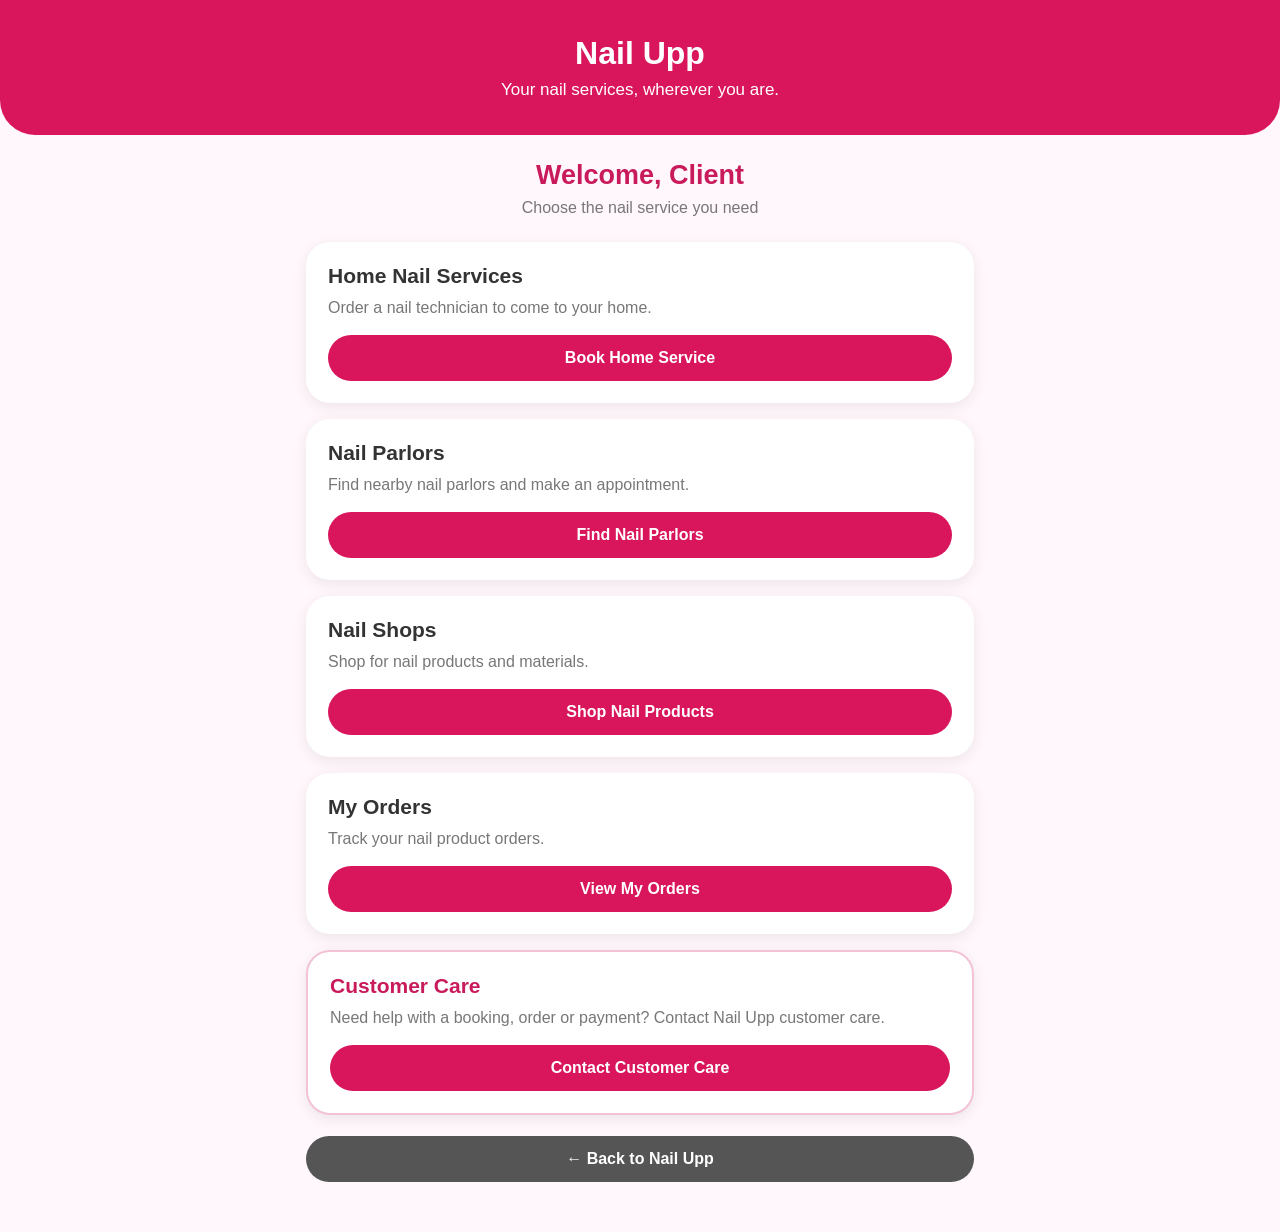
<file: client.html>
<!DOCTYPE html>
<html lang="en">
<head>
<meta charset="UTF-8">
<meta name="viewport" content="width=device-width, initial-scale=1.0">

<title>Nail Upp - Client</title>

<style>
*{
  box-sizing:border-box;
  margin:0;
  padding:0;
}

body{
  font-family:Arial,sans-serif;
  background:#fff7fb;
  color:#333;
}

header{
  background:#d9165b;
  color:white;
  text-align:center;
  padding:35px 20px;
  border-radius:0 0 35px 35px;
}

header h1{
  font-size:32px;
  margin-bottom:8px;
}

header p{
  font-size:17px;
}

.container{
  max-width:700px;
  margin:auto;
  padding:25px 16px 50px;
}

h2{
  text-align:center;
  color:#c91b5b;
  margin-bottom:8px;
  font-size:27px;
}

.subtitle{
  text-align:center;
  color:#777;
  margin-bottom:25px;
  font-size:16px;
}

.card{
  background:white;
  padding:22px;
  border-radius:24px;
  margin-bottom:16px;
  box-shadow:0 4px 15px rgba(0,0,0,0.08);
}

.card h3{
  color:#333;
  font-size:21px;
  margin-bottom:8px;
}

.card p{
  color:#777;
  line-height:1.5;
  margin-bottom:15px;
}

button{
  width:100%;
  border:none;
  border-radius:25px;
  padding:14px;
  background:#d9165b;
  color:white;
  font-size:16px;
  font-weight:bold;
}

button:active{
  transform:scale(.98);
}

.care{
  border:2px solid #f3c2d5;
}

.care h3{
  color:#c91b5b;
}

.gray{
  background:#555;
  margin-top:5px;
}
</style>
</head>

<body>

<header>
  <h1>Nail Upp</h1>
  <p>Your nail services, wherever you are.</p>
</header>

<div class="container">

<h2>Welcome, Client</h2>

<p class="subtitle">
Choose the nail service you need
</p>

<div class="card">
  <h3>Home Nail Services</h3>
  <p>
    Order a nail technician to come to your home.
  </p>

  <button onclick="openHomeService()">
    Book Home Service
  </button>
</div>

<div class="card">
  <h3>Nail Parlors</h3>
  <p>
    Find nearby nail parlors and make an appointment.
  </p>

  <button onclick="openParlors()">
    Find Nail Parlors
  </button>
</div>

<div class="card">
  <h3>Nail Shops</h3>
  <p>
    Shop for nail products and materials.
  </p>

  <button onclick="openShops()">
    Shop Nail Products
  </button>
</div>

<div class="card">
  <h3>My Orders</h3>
  <p>
    Track your nail product orders.
  </p>

  <button onclick="openOrders()">
    View My Orders
  </button>
</div>

<div class="card care">
  <h3>Customer Care</h3>
  <p>
    Need help with a booking, order or payment?
    Contact Nail Upp customer care.
  </p>

  <button onclick="customerCare()">
    Contact Customer Care
  </button>
</div>

<button class="gray" onclick="goHome()">
  ← Back to Nail Upp
</button>

</div>

<script>

function openHomeService(){
  window.location.href="home-service.html";
}

function openParlors(){
  window.location.href="parlor.html";
}

function openShops(){
  window.location.href="shops.html";
}

function openOrders(){
  window.location.href="my-orders.html";
}

function customerCare(){
  alert(
    "Nail Upp Customer Care\n\n" +
    "We are here to help you with bookings, orders and payments.\n\n" +
    "Please contact Nail Upp Customer Care."
  );
}

function goHome(){
  window.location.href="index.html";
}

</script>

</body>
</html>
</file>
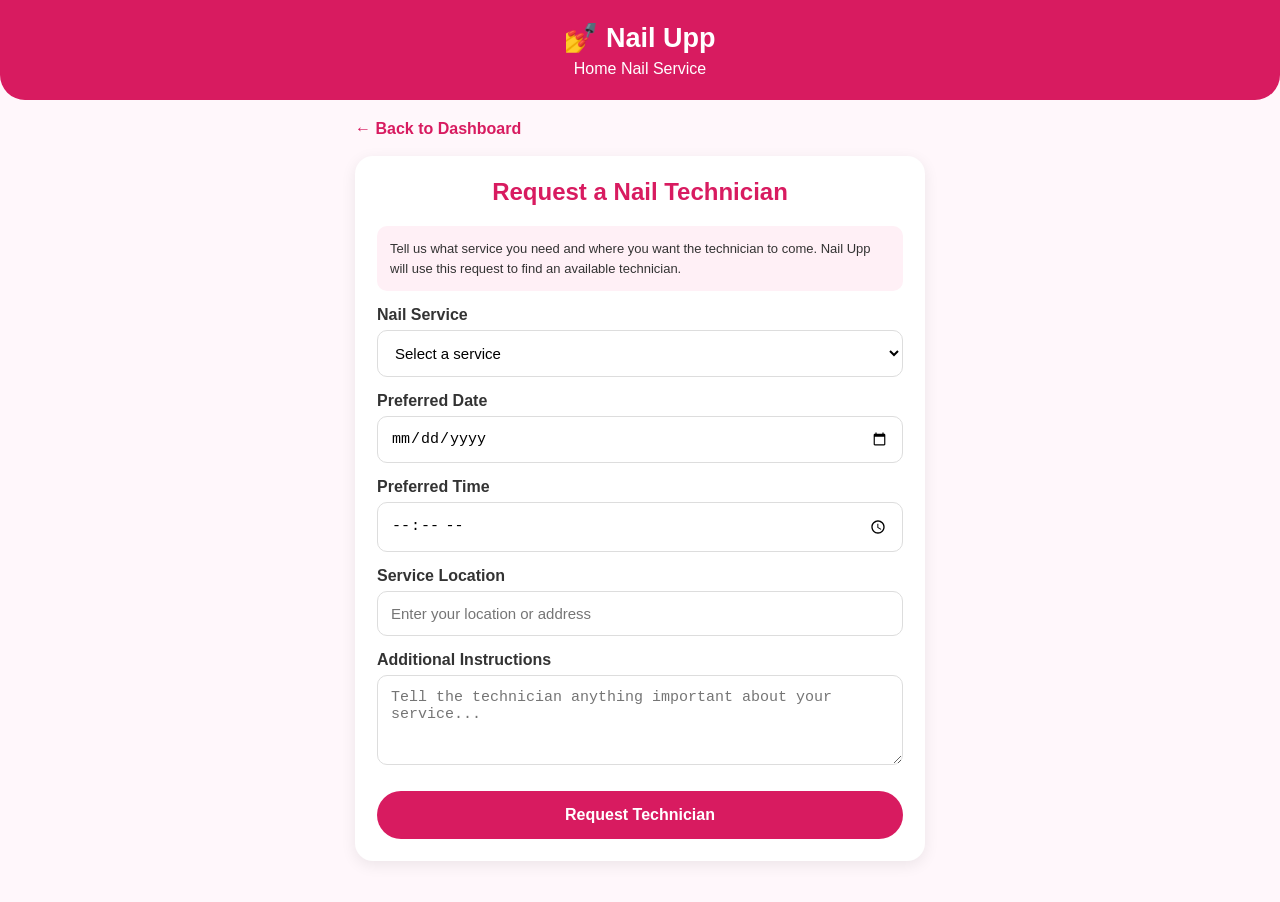
<file: home-service.html>
<!DOCTYPE html>
<html lang="en">
<head>
  <meta charset="UTF-8">
  <meta name="viewport" content="width=device-width, initial-scale=1.0">
  <title>Nail Upp - Home Service</title>

  <style>
    * {
      box-sizing: border-box;
      margin: 0;
      padding: 0;
    }

    body {
      font-family: Arial, sans-serif;
      background: #fff7fb;
      color: #333;
    }

    header {
      background: #d81b60;
      color: white;
      padding: 22px 18px;
      text-align: center;
      border-radius: 0 0 25px 25px;
    }

    header h1 {
      font-size: 27px;
    }

    header p {
      margin-top: 6px;
    }

    .container {
      max-width: 600px;
      margin: auto;
      padding: 20px 15px 40px;
    }

    .back {
      display: inline-block;
      margin-bottom: 18px;
      color: #d81b60;
      font-weight: bold;
      text-decoration: none;
    }

    .card {
      background: white;
      padding: 22px;
      border-radius: 18px;
      box-shadow: 0 4px 15px rgba(0,0,0,0.08);
    }

    h2 {
      color: #d81b60;
      text-align: center;
      margin-bottom: 20px;
    }

    label {
      display: block;
      margin-top: 15px;
      margin-bottom: 6px;
      font-weight: bold;
    }

    input,
    select,
    textarea {
      width: 100%;
      padding: 13px;
      border: 1px solid #ddd;
      border-radius: 10px;
      font-size: 15px;
      background: white;
    }

    textarea {
      min-height: 90px;
      resize: vertical;
    }

    .submit {
      width: 100%;
      margin-top: 22px;
      padding: 15px;
      background: #d81b60;
      color: white;
      border: none;
      border-radius: 25px;
      font-size: 16px;
      font-weight: bold;
    }

    .notice {
      background: #fff0f6;
      padding: 13px;
      border-radius: 10px;
      margin-bottom: 15px;
      font-size: 13px;
      line-height: 1.5;
    }

    #success {
      display: none;
      text-align: center;
      background: white;
      padding: 30px 20px;
      border-radius: 18px;
      box-shadow: 0 4px 15px rgba(0,0,0,0.08);
    }

    #success .check {
      font-size: 55px;
      margin-bottom: 10px;
    }

    #success h2 {
      margin-bottom: 10px;
    }

    .dashboard {
      display: inline-block;
      margin-top: 20px;
      background: #d81b60;
      color: white;
      padding: 13px 22px;
      border-radius: 25px;
      text-decoration: none;
    }
  </style>
</head>

<body>

  <header>
    <h1>💅 Nail Upp</h1>
    <p>Home Nail Service</p>
  </header>

  <div class="container">

    <a href="client.html" class="back">← Back to Dashboard</a>

    <div id="requestForm" class="card">

      <h2>Request a Nail Technician</h2>

      <div class="notice">
        Tell us what service you need and where you want the technician
        to come. Nail Upp will use this request to find an available
        technician.
      </div>

      <label for="service">Nail Service</label>

      <select id="service">
        <option value="">Select a service</option>
        <option>Manicure</option>
        <option>Pedicure</option>
        <option>Gel Nails</option>
        <option>Acrylic Nails</option>
        <option>Nail Extensions</option>
        <option>Nail Art</option>
        <option>Manicure + Pedicure</option>
        <option>Other</option>
      </select>

      <label for="date">Preferred Date</label>
      <input type="date" id="date">

      <label for="time">Preferred Time</label>
      <input type="time" id="time">

      <label for="location">Service Location</label>
      <input
        type="text"
        id="location"
        placeholder="Enter your location or address"
      >

      <label for="instructions">Additional Instructions</label>

      <textarea
        id="instructions"
        placeholder="Tell the technician anything important about your service..."
      ></textarea>

      <button class="submit" onclick="submitRequest()">
        Request Technician
      </button>

    </div>

    <div id="success">

      <div class="check">✅</div>

      <h2>Request Submitted!</h2>

      <p>
        Your home-service request has been saved.
        We will use it to match you with an available nail technician.
      </p>

      <a href="client.html" class="dashboard">
        Go to Dashboard
      </a>

    </div>

  </div>

  <script>

    function submitRequest() {

      const service = document.getElementById("service").value;
      const date = document.getElementById("date").value;
      const time = document.getElementById("time").value;
      const location = document.getElementById("location").value.trim();
      const instructions =
        document.getElementById("instructions").value.trim();

      if (!service || !date || !time || !location) {
        alert(
          "Please select a service, date, time and enter your location."
        );
        return;
      }

      const request = {
        id: "NU-" + Date.now(),
        clientName:
          localStorage.getItem("nailUppName") || "Client",
        phone:
          localStorage.getItem("nailUppPhone") || "",
        service: service,
        date: date,
        time: time,
        location: location,
        instructions: instructions,
        status: "Waiting for technician",
        createdAt: new Date().toISOString()
      };

      localStorage.setItem(
        "nailUppServiceRequest",
        JSON.stringify(request)
      );

      document.getElementById("requestForm").style.display = "none";
      document.getElementById("success").style.display = "block";
    }

  </script>

</body>
</html>
</file>
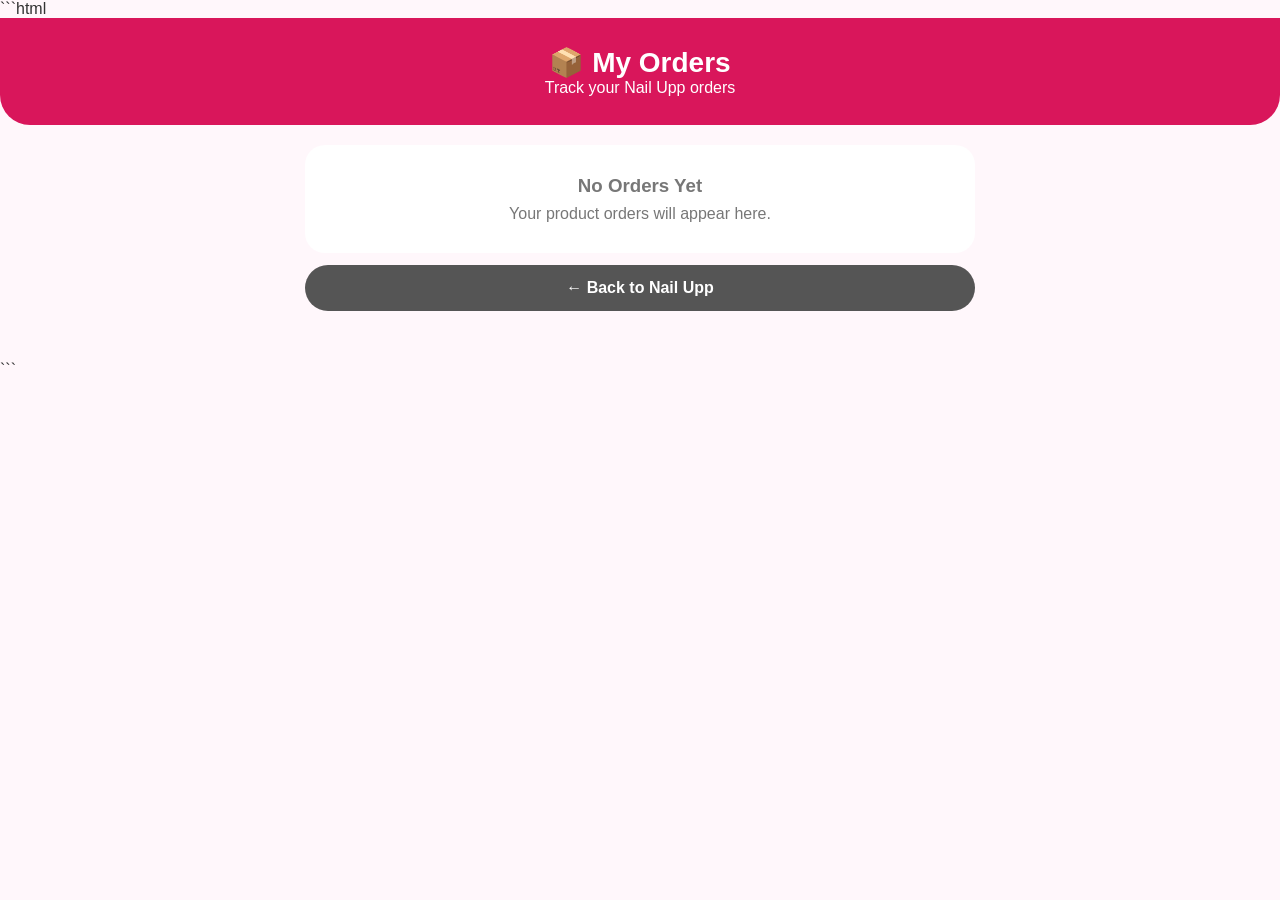
<file: my-orders.html>
```html
<!DOCTYPE html>
<html lang="en">
<head>
<meta charset="UTF-8">
<meta name="viewport" content="width=device-width, initial-scale=1.0">
<title>My Orders - Nail Upp</title>

<style>
* {
  box-sizing: border-box;
  margin: 0;
  padding: 0;
}

body {
  font-family: Arial, sans-serif;
  background: #fff7fb;
  color: #333;
}

header {
  background: #d9165b;
  color: white;
  text-align: center;
  padding: 28px 18px;
  border-radius: 0 0 30px 30px;
}

header h1 {
  font-size: 28px;
}

.container {
  max-width: 700px;
  margin: auto;
  padding: 20px 15px 50px;
}

.order {
  background: white;
  padding: 20px;
  border-radius: 20px;
  margin-bottom: 18px;
  box-shadow: 0 4px 15px rgba(0,0,0,0.08);
}

.order h2 {
  color: #c91b5b;
  font-size: 20px;
}

.shop {
  margin-top: 8px;
  color: #666;
}

.item {
  border-top: 1px solid #eee;
  padding: 12px 0;
  margin-top: 10px;
}

.total {
  font-size: 19px;
  font-weight: bold;
  color: #c91b5b;
  margin-top: 12px;
}

.status {
  display: inline-block;
  background: #fff0f5;
  color: #c91b5b;
  padding: 8px 14px;
  border-radius: 20px;
  font-weight: bold;
  margin-top: 12px;
}

button {
  width: 100%;
  border: none;
  border-radius: 25px;
  padding: 14px;
  margin-top: 12px;
  background: #d9165b;
  color: white;
  font-size: 16px;
  font-weight: bold;
}

.gray {
  background: #555;
}

.empty {
  background: white;
  padding: 30px;
  text-align: center;
  border-radius: 20px;
  color: #777;
}
</style>
</head>

<body>

<header>
  <h1>📦 My Orders</h1>
  <p>Track your Nail Upp orders</p>
</header>

<div class="container">

  <div id="orders">
    <div class="empty">
      Loading orders...
    </div>
  </div>

  <button class="gray" onclick="goHome()">
    ← Back to Nail Upp
  </button>

</div>

<script>

function loadOrders() {

  const saved =
    localStorage.getItem(
      "nailUppProductOrders"
    );

  const orders =
    saved
      ? JSON.parse(saved)
      : [];

  const container =
    document.getElementById(
      "orders"
    );

  if (orders.length === 0) {

    container.innerHTML =
      '<div class="empty">' +
      '<h3>No Orders Yet</h3>' +
      '<p style="margin-top:8px;">' +
      'Your product orders will appear here.' +
      '</p>' +
      '</div>';

    return;
  }

  let html = "";

  orders
    .slice()
    .reverse()
    .forEach(function(order) {

      let itemsHTML = "";

      order.items.forEach(function(item) {

        itemsHTML +=

          '<div class="item">' +

          '<strong>' +
          escapeHTML(item.name) +
          '</strong>' +

          '<br>' +

          'Quantity: ' +
          item.quantity +

          '<br>' +

          'UGX ' +
          Number(item.price)
            .toLocaleString() +

          '</div>';

      });

      html +=

        '<div class="order">' +

        '<h2>' +
        'Order #' +
        escapeHTML(String(order.id)) +
        '</h2>' +

        '<p class="shop">' +
        '🏪 ' +
        escapeHTML(
          order.shopName ||
          "Nail Shop"
        ) +
        '</p>' +

        '<p class="shop">' +
        '📅 ' +
        escapeHTML(
          order.date ||
          ""
        ) +
        '</p>' +

        itemsHTML +

        '<div class="total">' +
        'Total: UGX ' +
        Number(order.total)
          .toLocaleString() +
        '</div>' +

        '<div class="status">' +
        'Status: ' +
        escapeHTML(
          order.status ||
          "Pending"
        ) +
        '</div>' +

        '</div>';

    });

  container.innerHTML = html;
}


function escapeHTML(text) {

  return String(text)
    .replace(/&/g, "&amp;")
    .replace(/</g, "&lt;")
    .replace(/>/g, "&gt;")
    .replace(/"/g, "&quot;")
    .replace(/'/g, "&#039;");

}


function goHome() {

  window.location.href =
    "index.html";

}


loadOrders();

</script>

</body>
</html>
```
</file>
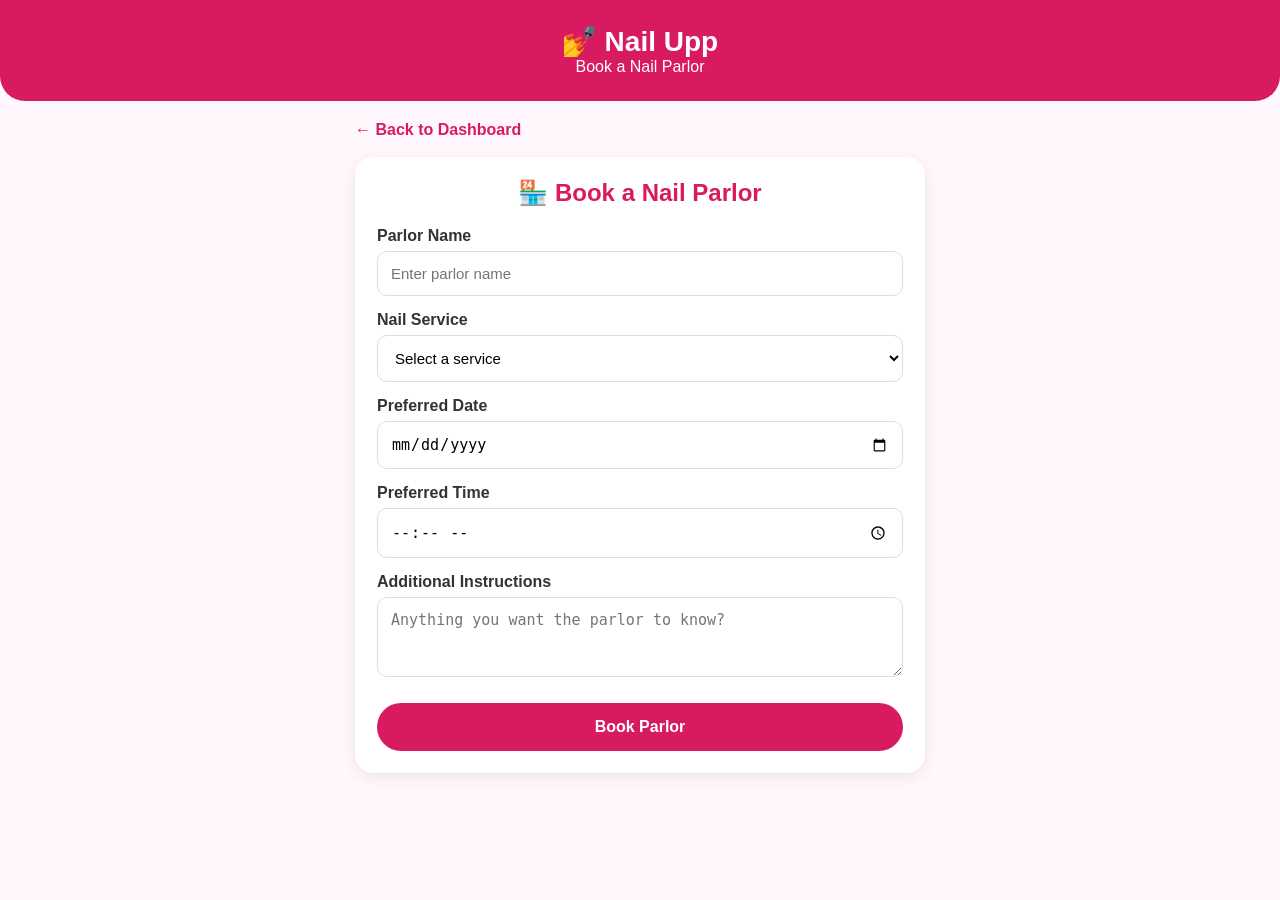
<file: parlor-booking.html>
<!DOCTYPE html>
<html lang="en">
<head>
  <meta charset="UTF-8">
  <meta name="viewport" content="width=device-width, initial-scale=1.0">
  <title>Nail Upp - Book a Parlor</title>

  <style>
    * {
      box-sizing: border-box;
      margin: 0;
      padding: 0;
    }

    body {
      font-family: Arial, sans-serif;
      background: #fff7fb;
      color: #333;
    }

    header {
      background: #d81b60;
      color: white;
      text-align: center;
      padding: 25px 15px;
      border-radius: 0 0 25px 25px;
    }

    header h1 {
      font-size: 28px;
    }

    .container {
      max-width: 600px;
      margin: auto;
      padding: 20px 15px 40px;
    }

    .back {
      display: inline-block;
      margin-bottom: 18px;
      color: #d81b60;
      font-weight: bold;
      text-decoration: none;
    }

    .card {
      background: white;
      padding: 22px;
      border-radius: 18px;
      box-shadow: 0 4px 15px rgba(0,0,0,0.08);
    }

    h2 {
      color: #d81b60;
      text-align: center;
      margin-bottom: 20px;
    }

    label {
      display: block;
      margin-top: 15px;
      margin-bottom: 6px;
      font-weight: bold;
    }

    input,
    select,
    textarea {
      width: 100%;
      padding: 13px;
      border: 1px solid #ddd;
      border-radius: 10px;
      font-size: 15px;
      background: white;
    }

    textarea {
      min-height: 80px;
      resize: vertical;
    }

    .submit {
      width: 100%;
      margin-top: 22px;
      padding: 15px;
      background: #d81b60;
      color: white;
      border: none;
      border-radius: 25px;
      font-size: 16px;
      font-weight: bold;
    }

    .success {
      display: none;
      text-align: center;
    }

    .check {
      font-size: 55px;
      margin-bottom: 10px;
    }

    .success h2 {
      margin-bottom: 10px;
    }

    .dashboard {
      display: inline-block;
      margin-top: 20px;
      background: #d81b60;
      color: white;
      padding: 13px 22px;
      border-radius: 25px;
      text-decoration: none;
    }
  </style>
</head>

<body>

<header>
  <h1>💅 Nail Upp</h1>
  <p>Book a Nail Parlor</p>
</header>

<div class="container">

  <a href="client.html" class="back">← Back to Dashboard</a>

  <div id="bookingForm" class="card">

    <h2>🏪 Book a Nail Parlor</h2>

    <label>Parlor Name</label>
    <input
      id="parlorName"
      type="text"
      placeholder="Enter parlor name"
    >

    <label>Nail Service</label>

    <select id="service">
      <option value="">Select a service</option>
      <option>Manicure</option>
      <option>Pedicure</option>
      <option>Gel Nails</option>
      <option>Acrylic Nails</option>
      <option>Nail Extensions</option>
      <option>Nail Art</option>
      <option>Manicure + Pedicure</option>
      <option>Other</option>
    </select>

    <label>Preferred Date</label>
    <input id="date" type="date">

    <label>Preferred Time</label>
    <input id="time" type="time">

    <label>Additional Instructions</label>

    <textarea
      id="instructions"
      placeholder="Anything you want the parlor to know?"
    ></textarea>

    <button class="submit" onclick="submitBooking()">
      Book Parlor
    </button>

  </div>

  <div id="success" class="card success">

    <div class="check">✅</div>

    <h2>Booking Submitted!</h2>

    <p>
      Your booking request has been sent to the nail parlor.
    </p>

    <a href="client.html" class="dashboard">
      Back to Client Dashboard
    </a>

  </div>

</div>

<script>

function submitBooking() {

  const parlorName =
    document.getElementById("parlorName").value.trim();

  const service =
    document.getElementById("service").value;

  const date =
    document.getElementById("date").value;

  const time =
    document.getElementById("time").value;

  const instructions =
    document.getElementById("instructions").value.trim();

  const clientName =
    localStorage.getItem("nailUppName") || "Client";

  const clientPhone =
    localStorage.getItem("nailUppPhone") || "";

  if (!parlorName || !service || !date || !time) {

    alert(
      "Please enter the parlor, service, date and time."
    );

    return;
  }

  const booking = {

    id: "PB-" + Date.now(),

    clientName: clientName,

    clientPhone: clientPhone,

    parlorName: parlorName,

    service: service,

    date: date,

    time: time,

    instructions: instructions,

    status: "Waiting for parlor"

  };

  localStorage.setItem(
    "nailUppParlorBooking",
    JSON.stringify(booking)
  );

  document.getElementById("bookingForm").style.display = "none";

  document.getElementById("success").style.display = "block";
}

</script>

</body>
</html>
</file>
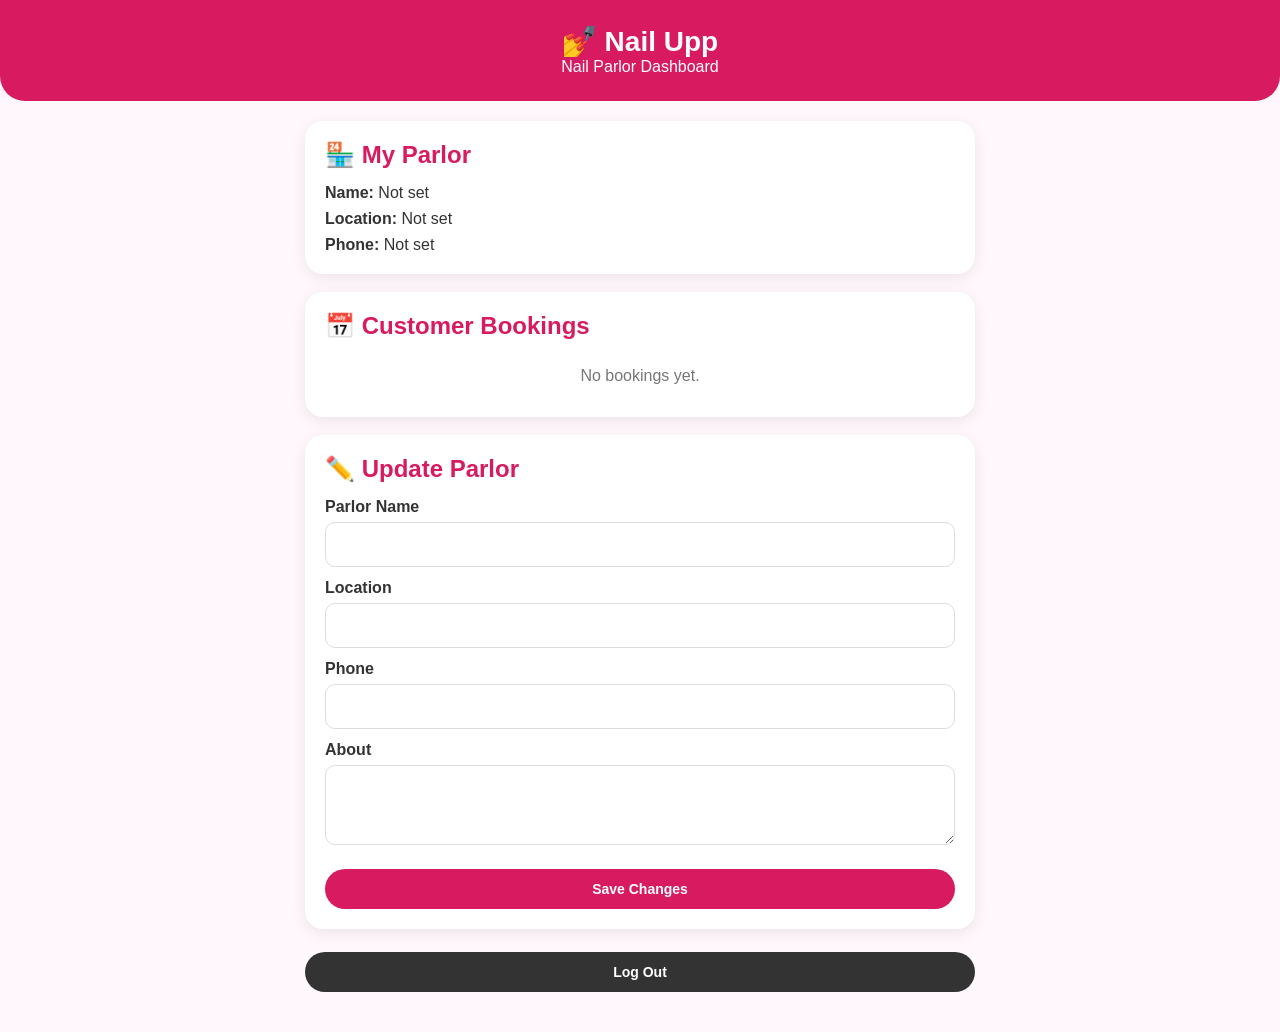
<file: parlor.html>
<!DOCTYPE html>
<html lang="en">
<head>
  <meta charset="UTF-8">
  <meta name="viewport" content="width=device-width, initial-scale=1.0">
  <title>Nail Upp - Parlor</title>

  <style>
    * {
      box-sizing: border-box;
      margin: 0;
      padding: 0;
    }

    body {
      font-family: Arial, sans-serif;
      background: #fff7fb;
      color: #333;
    }

    header {
      background: #d81b60;
      color: white;
      text-align: center;
      padding: 25px 15px;
      border-radius: 0 0 25px 25px;
    }

    header h1 {
      font-size: 28px;
    }

    .container {
      max-width: 700px;
      margin: auto;
      padding: 20px 15px 40px;
    }

    .card {
      background: white;
      padding: 20px;
      margin-bottom: 18px;
      border-radius: 18px;
      box-shadow: 0 4px 15px rgba(0,0,0,0.08);
    }

    h2 {
      color: #d81b60;
      margin-bottom: 15px;
    }

    label {
      display: block;
      margin-top: 12px;
      margin-bottom: 6px;
      font-weight: bold;
    }

    input,
    textarea,
    select {
      width: 100%;
      padding: 13px;
      border: 1px solid #ddd;
      border-radius: 10px;
      font-size: 15px;
    }

    textarea {
      min-height: 80px;
    }

    button {
      border: none;
      border-radius: 22px;
      padding: 12px;
      font-size: 14px;
      font-weight: bold;
    }

    .save {
      width: 100%;
      margin-top: 20px;
      background: #d81b60;
      color: white;
    }

    .booking {
      border: 1px solid #eee;
      border-radius: 14px;
      padding: 15px;
      margin-top: 12px;
    }

    .booking p {
      margin: 7px 0;
      font-size: 14px;
    }

    .status {
      margin-top: 12px;
      padding: 10px;
      border-radius: 9px;
      text-align: center;
      font-weight: bold;
      background: #fff0f6;
      color: #d81b60;
    }

    .accepted {
      background: #e8f5e9;
      color: #2e7d32;
    }

    .buttons {
      display: flex;
      gap: 10px;
      margin-top: 15px;
    }

    .accept {
      flex: 1;
      background: #2e7d32;
      color: white;
    }

    .decline {
      flex: 1;
      background: #c62828;
      color: white;
    }

    .logout {
      width: 100%;
      background: #333;
      color: white;
      margin-top: 5px;
    }

    .empty {
      color: #777;
      text-align: center;
      padding: 12px;
    }
  </style>
</head>

<body>

<header>
  <h1>💅 Nail Upp</h1>
  <p>Nail Parlor Dashboard</p>
</header>

<div class="container">

  <div class="card">

    <h2>🏪 My Parlor</h2>

    <p>
      <strong>Name:</strong>
      <span id="showName">Not set</span>
    </p>

    <p style="margin-top:8px;">
      <strong>Location:</strong>
      <span id="showLocation">Not set</span>
    </p>

    <p style="margin-top:8px;">
      <strong>Phone:</strong>
      <span id="showPhone">Not set</span>
    </p>

  </div>


  <div class="card">

    <h2>📅 Customer Bookings</h2>

    <div id="bookings">
      <p class="empty">No bookings yet.</p>
    </div>

  </div>


  <div class="card">

    <h2>✏️ Update Parlor</h2>

    <label>Parlor Name</label>
    <input id="parlorName" type="text">

    <label>Location</label>
    <input id="parlorLocation" type="text">

    <label>Phone</label>
    <input id="parlorPhone" type="tel">

    <label>About</label>
    <textarea id="parlorAbout"></textarea>

    <button class="save" onclick="saveParlor()">
      Save Changes
    </button>

  </div>


  <button class="logout" onclick="logout()">
    Log Out
  </button>

</div>

<script>

function loadParlor() {

  const saved =
    localStorage.getItem("nailUppParlor");

  if (!saved) return;

  const parlor = JSON.parse(saved);

  document.getElementById("showName").textContent =
    parlor.name || "Not set";

  document.getElementById("showLocation").textContent =
    parlor.location || "Not set";

  document.getElementById("showPhone").textContent =
    parlor.phone || "Not set";

  document.getElementById("parlorName").value =
    parlor.name || "";

  document.getElementById("parlorLocation").value =
    parlor.location || "";

  document.getElementById("parlorPhone").value =
    parlor.phone || "";

  document.getElementById("parlorAbout").value =
    parlor.about || "";
}


function saveParlor() {

  const saved =
    localStorage.getItem("nailUppParlor");

  let parlor = saved
    ? JSON.parse(saved)
    : {};

  parlor.name =
    document.getElementById("parlorName").value.trim();

  parlor.location =
    document.getElementById("parlorLocation").value.trim();

  parlor.phone =
    document.getElementById("parlorPhone").value.trim();

  parlor.about =
    document.getElementById("parlorAbout").value.trim();

  localStorage.setItem(
    "nailUppParlor",
    JSON.stringify(parlor)
  );

  loadParlor();

  alert("Parlor information saved.");
}


function loadBookings() {

  const saved =
    localStorage.getItem("nailUppParlorBooking");

  const bookings =
    document.getElementById("bookings");

  if (!saved) {

    bookings.innerHTML =
      '<p class="empty">No bookings yet.</p>';

    return;
  }

  const booking = JSON.parse(saved);

  let statusClass = "status";

  if (booking.status === "Accepted by parlor") {
    statusClass = "status accepted";
  }

  let buttons = "";

  if (booking.status === "Waiting for parlor") {

    buttons =
      '<div class="buttons">' +

      '<button class="accept" onclick="acceptBooking()">' +
      '✅ Accept' +
      '</button>' +

      '<button class="decline" onclick="declineBooking()">' +
      '❌ Decline' +
      '</button>' +

      '</div>';

  } else if (booking.status === "Accepted by parlor") {

    buttons =
      '<p style="text-align:center;margin-top:12px;color:#2e7d32;font-weight:bold;">' +
      'Booking accepted successfully.' +
      '</p>';

  } else if (booking.status === "Declined by parlor") {

    buttons =
      '<p style="text-align:center;margin-top:12px;color:#c62828;font-weight:bold;">' +
      'Booking declined.' +
      '</p>';
  }


  bookings.innerHTML =

    '<div class="booking">' +

    '<p><strong>Client:</strong> ' +
    booking.clientName + '</p>' +

    '<p><strong>Phone:</strong> ' +
    booking.clientPhone + '</p>' +

    '<p><strong>Service:</strong> ' +
    booking.service + '</p>' +

    '<p><strong>Date:</strong> ' +
    booking.date + '</p>' +

    '<p><strong>Time:</strong> ' +
    booking.time + '</p>' +

    '<p><strong>Instructions:</strong> ' +
    (booking.instructions || "None") + '</p>' +

    '<div class="' + statusClass + '">' +
    'STATUS: ' + booking.status +
    '</div>' +

    buttons +

    '</div>';
}


function acceptBooking() {

  const saved =
    localStorage.getItem("nailUppParlorBooking");

  if (!saved) return;

  const booking = JSON.parse(saved);

  booking.status = "Accepted by parlor";

  localStorage.setItem(
    "nailUppParlorBooking",
    JSON.stringify(booking)
  );

  loadBookings();
}


function declineBooking() {

  const saved =
    localStorage.getItem("nailUppParlorBooking");

  if (!saved) return;

  const booking = JSON.parse(saved);

  booking.status = "Declined by parlor";

  localStorage.setItem(
    "nailUppParlorBooking",
    JSON.stringify(booking)
  );

  loadBookings();
}


function logout() {

  localStorage.removeItem("nailUppParlor");

  window.location.href = "index.html";
}


loadParlor();
loadBookings();

</script>

</body>
</html>
</file>
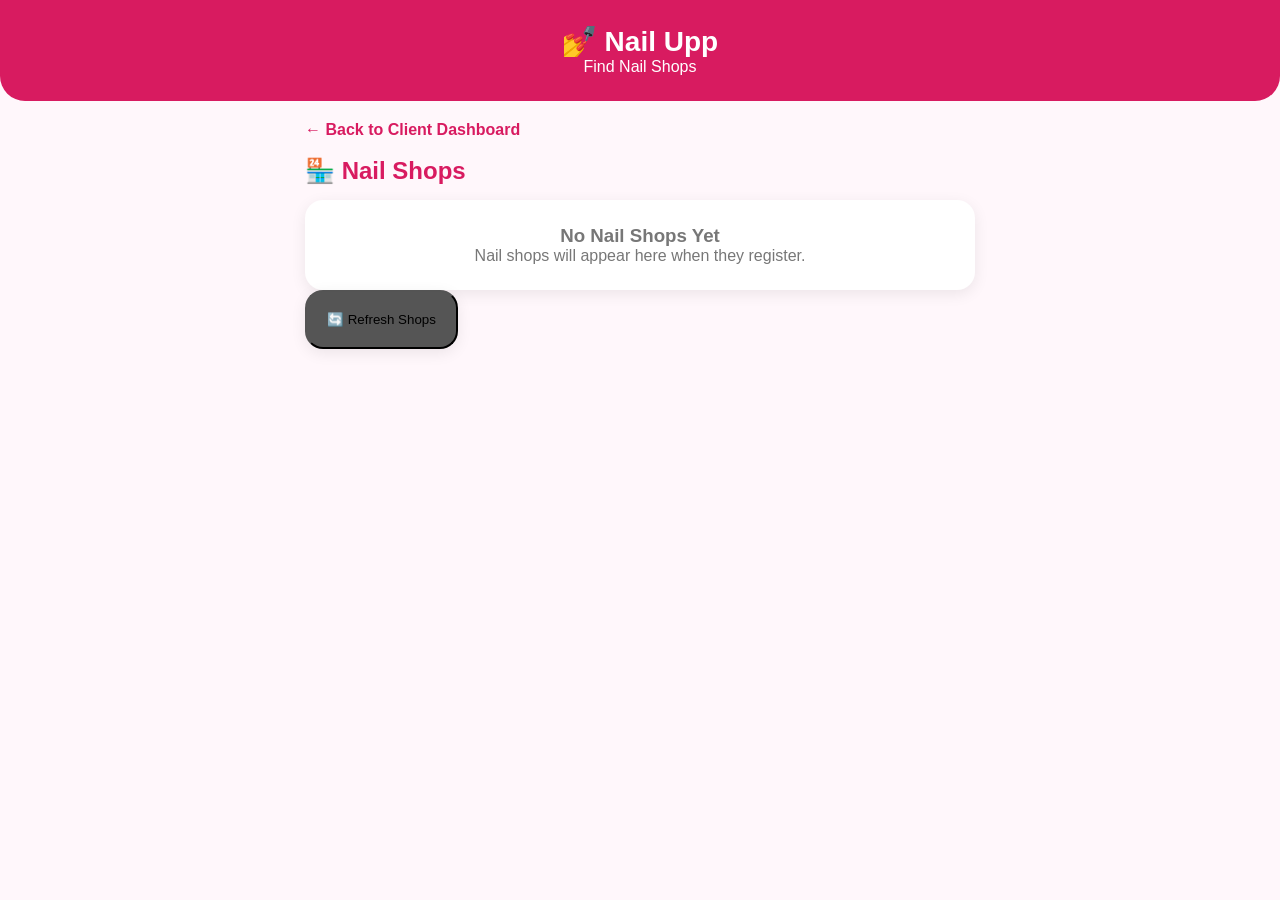
<file: shop-products.html>
```html
<!DOCTYPE html>
<html lang="en">
<head>
<meta charset="UTF-8">
<meta name="viewport" content="width=device-width, initial-scale=1.0">
<title>Nail Shop Products</title>

<style>
* {
  box-sizing: border-box;
  margin: 0;
  padding: 0;
}

body {
  font-family: Arial, sans-serif;
  background: #fff7fb;
  color: #333;
}

header {
  background: #d9165b;
  color: white;
  text-align: center;
  padding: 30px 18px;
  border-radius: 0 0 30px 30px;
}

header h1 {
  font-size: 28px;
}

header p {
  margin-top: 8px;
}

.container {
  max-width: 700px;
  margin: auto;
  padding: 20px 15px 50px;
}

.back {
  display: inline-block;
  color: #d9165b;
  font-weight: bold;
  text-decoration: none;
  margin-bottom: 18px;
}

.shop-card,
.product,
.cart {
  background: white;
  border-radius: 20px;
  padding: 20px;
  margin-bottom: 18px;
  box-shadow: 0 4px 15px rgba(0,0,0,0.08);
}

.shop-card {
  text-align: center;
}

.shop-card h2,
.cart h2 {
  color: #c91b5b;
  margin-bottom: 10px;
}

.shop-card p {
  margin-top: 7px;
  color: #666;
}

.product-image {
  width: 100%;
  height: 210px;
  object-fit: cover;
  border-radius: 15px;
}

.product h3 {
  color: #c91b5b;
  margin-top: 13px;
}

.description {
  color: #666;
  margin-top: 7px;
}

.price {
  font-size: 20px;
  font-weight: bold;
  margin-top: 10px;
}

.stock {
  margin-top: 7px;
}

button {
  width: 100%;
  border: none;
  border-radius: 25px;
  padding: 14px;
  margin-top: 13px;
  background: #d9165b;
  color: white;
  font-size: 16px;
  font-weight: bold;
}

.secondary {
  background: #555;
}

.empty {
  text-align: center;
  color: #777;
  padding: 25px;
}

.cart-item {
  padding: 12px 0;
  border-bottom: 1px solid #eee;
}

.total {
  font-size: 20px;
  font-weight: bold;
  color: #c91b5b;
  margin-top: 15px;
}
</style>
</head>

<body>

<header>
  <h1>🛍️ Nail Shop</h1>
  <p id="shopHeader">Products</p>
</header>

<div class="container">

  <a href="shops.html" class="back">
    ← Back to Nail Shops
  </a>

  <div class="shop-card" id="shopInfo">
    Loading shop...
  </div>

  <div id="productList">
    <div class="empty">
      Loading products...
    </div>
  </div>

  <div class="cart">

    <h2>🛒 My Cart</h2>

    <div id="cartItems">
      <div class="empty">
        Your cart is empty.
      </div>
    </div>

    <div class="total" id="cartTotal">
      Total: UGX 0
    </div>

    <button onclick="checkout()">
      🛍️ Order Products
    </button>

  </div>

  <button class="secondary" onclick="goBack()">
    ← Back to Shops
  </button>

</div>


<script>

/* SELECTED SHOP */

const savedShop =
  localStorage.getItem(
    "selectedNailUppShop"
  );

if (!savedShop) {

  alert(
    "Please select a nail shop first."
  );

  window.location.href =
    "shops.html";

}

const selectedShop =
  JSON.parse(savedShop);


/* SHOP INFORMATION */

document.getElementById(
  "shopHeader"
).textContent =
  selectedShop.name || "Nail Shop";


document.getElementById(
  "shopInfo"
).innerHTML =

  "<h2>🏪 " +
  escapeHTML(
    selectedShop.name || "Nail Shop"
  ) +
  "</h2>" +

  "<p>📍 " +
  escapeHTML(
    selectedShop.location ||
    "Location not provided"
  ) +
  "</p>" +

  "<p>📞 " +
  escapeHTML(
    selectedShop.phone ||
    "Phone not provided"
  ) +
  "</p>";


/* CART */

let cartItems = [];


/* LOAD PRODUCTS */

function loadProducts() {

  const saved =
    localStorage.getItem(
      "nailUppProducts"
    );

  const products =
    saved
      ? JSON.parse(saved)
      : [];

  const shopProducts =
    products.filter(
      function(product) {

        return (
          product.shopId ===
          selectedShop.id
        );

      }
    );

  const list =
    document.getElementById(
      "productList"
    );


  if (
    shopProducts.length === 0
  ) {

    list.innerHTML =

      '<div class="empty">' +
      '<h3>No Products Yet</h3>' +
      '<p>This shop has not added products yet.</p>' +
      '</div>';

    return;

  }


  let html = "";


  shopProducts.forEach(
    function(product) {

      const stock =
        Number(product.stock);


      html +=

        '<div class="product">' +

        '<img class="product-image" ' +
        'src="' +
        product.image +
        '" alt="Product">' +

        '<h3>' +
        escapeHTML(product.name) +
        '</h3>' +

        '<p class="description">' +
        escapeHTML(
          product.description ||
          "No description available."
        ) +
        '</p>' +

        '<p class="price">' +
        'UGX ' +
        Number(product.price)
          .toLocaleString() +
        '</p>' +

        '<p class="stock">' +
        '📦 Stock: ' +
        stock +
        '</p>' +

        (
          stock > 0

          ?

          '<button onclick="addToCart(\'' +
          product.id +
          '\')">' +
          '🛒 Add to Cart' +
          '</button>'

          :

          '<button disabled ' +
          'style="background:#999">' +
          'Out of Stock' +
          '</button>'
        ) +

        '</div>';

    }
  );


  list.innerHTML =
    html;

}


/* ADD TO CART */

function addToCart(productId) {

  const saved =
    localStorage.getItem(
      "nailUppProducts"
    );

  const products =
    saved
      ? JSON.parse(saved)
      : [];

  const product =
    products.find(
      function(item) {

        return (
          item.id ===
          productId
        );

      }
    );


  if (!product) {

    alert(
      "Product not found."
    );

    return;

  }


  const existing =
    cartItems.find(
      function(item) {

        return (
          item.id ===
          productId
        );

      }
    );


  if (existing) {

    if (
      existing.quantity <
      Number(product.stock)
    ) {

      existing.quantity++;

    } else {

      alert(
        "You cannot order more than the available stock."
      );

    }

  } else {

    cartItems.push({

      id:
        product.id,

      name:
        product.name,

      price:
        Number(product.price),

      quantity:
        1

    });

  }


  updateCart();

}


/* UPDATE CART */

function updateCart() {

  const container =
    document.getElementById(
      "cartItems"
    );


  if (
    cartItems.length === 0
  ) {

    container.innerHTML =
      '<div class="empty">' +
      'Your cart is empty.' +
      '</div>';

    document.getElementById(
      "cartTotal"
    ).textContent =
      "Total: UGX 0";

    return;

  }


  let html = "";
  let total = 0;


  cartItems.forEach(
    function(item) {

      const subtotal =
        item.price *
        item.quantity;

      total += subtotal;


      html +=

        '<div class="cart-item">' +

        '<strong>' +
        escapeHTML(item.name) +
        '</strong>' +

        '<br>' +

        'Quantity: ' +
        item.quantity +

        '<br>' +

        'Subtotal: UGX ' +
        subtotal.toLocaleString() +

        '<button ' +
        'onclick="removeFromCart(\'' +
        item.id +
        '\')" ' +
        'style="background:#777">' +

        'Remove' +

        '</button>' +

        '</div>';

    }
  );


  container.innerHTML =
    html;


  document.getElementById(
    "cartTotal"
  ).textContent =
    "Total: UGX " +
    total.toLocaleString();

}


/* REMOVE ITEM */

function removeFromCart(productId) {

  cartItems =
    cartItems.filter(
      function(item) {

        return (
          item.id !==
          productId
        );

      }
    );

  updateCart();

}


/* PLACE ORDER */

function checkout() {

  if (
    cartItems.length === 0
  ) {

    alert(
      "Please add a product to your cart first."
    );

    return;

  }


  const customerName =
    prompt(
      "Enter your name:"
    );


  if (!customerName) {

    return;

  }


  const customerPhone =
    prompt(
      "Enter your phone number:"
    );


  if (!customerPhone) {

    return;

  }


  let total = 0;


  cartItems.forEach(
    function(item) {

      total +=
        item.price *
        item.quantity;

    }
  );


  const order = {

    id:
      "ORD-" +
      Date.now(),

    shopId:
      selectedShop.id,

    shopName:
      selectedShop.name,

    customerName:
      customerName,

    customerPhone:
      customerPhone,

    items:
      cartItems,

    total:
      total,

    date:
      new Date().toLocaleString(),

    status:
      "Pending"

  };


  const saved =
    localStorage.getItem(
      "nailUppProductOrders"
    );


  const orders =
    saved
      ? JSON.parse(saved)
      : [];


  orders.push(order);


  localStorage.setItem(
    "nailUppProductOrders",
    JSON.stringify(orders)
  );


  alert(
    "✅ Order placed successfully!\n\n" +
    "Order Number: " +
    order.id +
    "\n" +
    "Total: UGX " +
    total.toLocaleString()
  );


  cartItems = [];

  updateCart();

}


/* ESCAPE TEXT */

function escapeHTML(text) {

  return String(text)
    .replace(/&/g, "&amp;")
    .replace(/</g, "&lt;")
    .replace(/>/g, "&gt;")
    .replace(/"/g, "&quot;")
    .replace(/'/g, "&#039;");

}


/* BACK */

function goBack() {

  window.location.href =
    "shops.html";

}


/* START */

loadProducts();

updateCart();

</script>

</body>
</html>
```
</file>
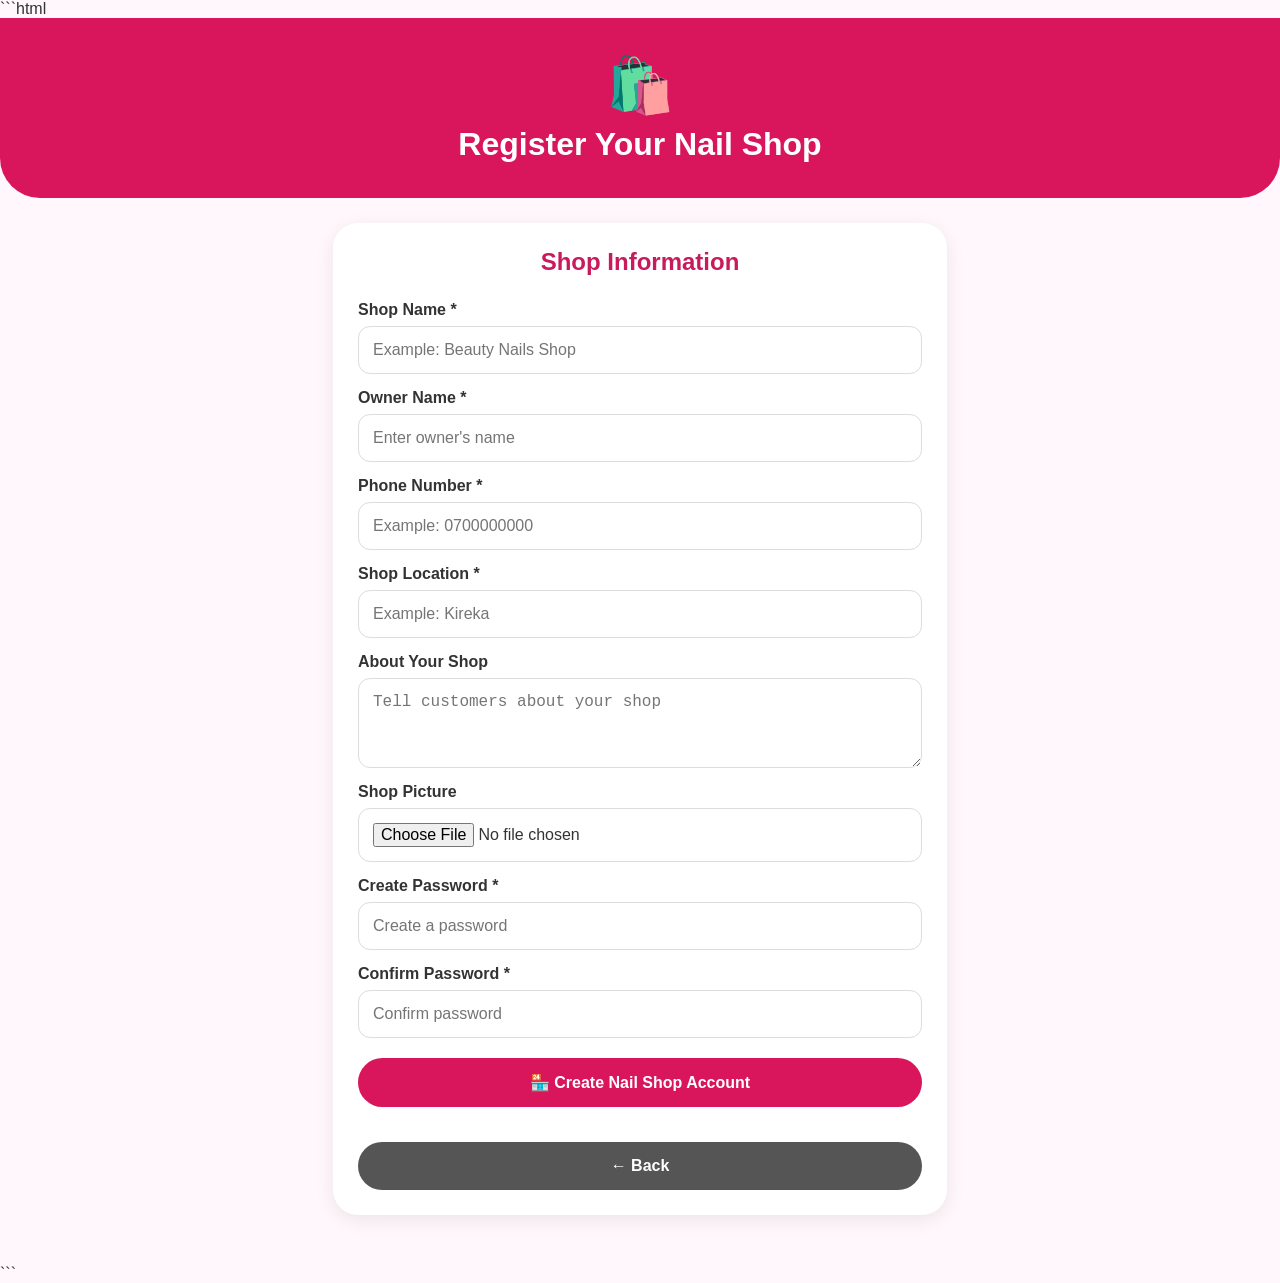
<file: shop-register.html>
```html
<!DOCTYPE html>
<html lang="en">
<head>
<meta charset="UTF-8">
<meta name="viewport" content="width=device-width, initial-scale=1.0">

<title>Register Nail Shop - Nail Upp</title>

<style>

* {
  box-sizing: border-box;
  margin: 0;
  padding: 0;
}

body {
  font-family: Arial, sans-serif;
  background: #fff7fb;
  color: #333;
}

header {
  background: #d9165b;
  color: white;
  text-align: center;
  padding: 35px 20px;
  border-radius: 0 0 40px 40px;
}

.logo {
  font-size: 55px;
}

header h1 {
  font-size: 32px;
  margin-top: 8px;
}

.container {
  max-width: 650px;
  margin: auto;
  padding: 25px 18px 50px;
}

.card {
  background: white;
  padding: 25px;
  border-radius: 25px;
  box-shadow: 0 5px 20px rgba(0,0,0,0.08);
}

h2 {
  text-align: center;
  color: #c91b5b;
  margin-bottom: 25px;
}

label {
  display: block;
  font-weight: bold;
  margin-top: 15px;
  margin-bottom: 7px;
}

input,
textarea {
  width: 100%;
  padding: 14px;
  border: 1px solid #ddd;
  border-radius: 12px;
  font-size: 16px;
}

textarea {
  min-height: 90px;
  resize: vertical;
}

button {
  width: 100%;
  border: none;
  border-radius: 25px;
  padding: 15px;
  margin-top: 20px;
  background: #d9165b;
  color: white;
  font-size: 16px;
  font-weight: bold;
}

.back {
  background: #555;
}

.message {
  text-align: center;
  margin-top: 15px;
  font-weight: bold;
}

.preview {
  width: 130px;
  height: 130px;
  border-radius: 50%;
  object-fit: cover;
  display: none;
  margin: 15px auto;
}

</style>
</head>

<body>

<header>

  <div class="logo">
    🛍️
  </div>

  <h1>
    Register Your Nail Shop
  </h1>

</header>


<div class="container">

<div class="card">

  <h2>
    Shop Information
  </h2>


  <label>
    Shop Name *
  </label>

  <input
    id="shopName"
    type="text"
    placeholder="Example: Beauty Nails Shop"
  >


  <label>
    Owner Name *
  </label>

  <input
    id="ownerName"
    type="text"
    placeholder="Enter owner's name"
  >


  <label>
    Phone Number *
  </label>

  <input
    id="shopPhone"
    type="tel"
    placeholder="Example: 0700000000"
  >


  <label>
    Shop Location *
  </label>

  <input
    id="shopLocation"
    type="text"
    placeholder="Example: Kireka"
  >


  <label>
    About Your Shop
  </label>

  <textarea
    id="shopAbout"
    placeholder="Tell customers about your shop"
  ></textarea>


  <label>
    Shop Picture
  </label>

  <input
    id="shopImage"
    type="file"
    accept="image/*"
    onchange="previewImage()"
  >

  <img
    id="imagePreview"
    class="preview"
    alt="Shop preview"
  >


  <label>
    Create Password *
  </label>

  <input
    id="shopPassword"
    type="password"
    placeholder="Create a password"
  >


  <label>
    Confirm Password *
  </label>

  <input
    id="shopPassword2"
    type="password"
    placeholder="Confirm password"
  >


  <button onclick="registerShop()">
    🏪 Create Nail Shop Account
  </button>


  <p
    id="message"
    class="message">
  </p>


  <button
    class="back"
    onclick="goBack()">

    ← Back

  </button>

</div>

</div>


<script>

/* IMAGE PREVIEW */

function previewImage() {

  const file =
    document.getElementById(
      "shopImage"
    ).files[0];

  if (!file) {
    return;
  }

  const reader =
    new FileReader();

  reader.onload =
    function(event) {

      const preview =
        document.getElementById(
          "imagePreview"
        );

      preview.src =
        event.target.result;

      preview.style.display =
        "block";

    };

  reader.readAsDataURL(file);

}


/* REGISTER SHOP */

function registerShop() {

  const name =
    document.getElementById(
      "shopName"
    ).value.trim();

  const owner =
    document.getElementById(
      "ownerName"
    ).value.trim();

  const phone =
    document.getElementById(
      "shopPhone"
    ).value.trim();

  const location =
    document.getElementById(
      "shopLocation"
    ).value.trim();

  const about =
    document.getElementById(
      "shopAbout"
    ).value.trim();

  const password =
    document.getElementById(
      "shopPassword"
    ).value;

  const password2 =
    document.getElementById(
      "shopPassword2"
    ).value;

  const imageFile =
    document.getElementById(
      "shopImage"
    ).files[0];


  /* REQUIRED FIELDS */

  if (
    !name ||
    !owner ||
    !phone ||
    !location ||
    !password
  ) {

    showMessage(
      "Please fill in all required fields."
    );

    return;
  }


  /* PASSWORD */

  if (password.length < 4) {

    showMessage(
      "Password must be at least 4 characters."
    );

    return;
  }


  if (password !== password2) {

    showMessage(
      "Passwords do not match."
    );

    return;
  }


  /* GET EXISTING SHOPS */

  const saved =
    localStorage.getItem(
      "nailUppRegisteredShops"
    );

  const shops =
    saved
      ? JSON.parse(saved)
      : [];


  /* CHECK PHONE */

  const existing =
    shops.find(
      function(shop) {

        return shop.phone === phone;

      }
    );


  if (existing) {

    showMessage(
      "A shop with this phone number already exists."
    );

    return;
  }


  /* CREATE SHOP */

  const shop = {

    id:
      "SHOP-" + Date.now(),

    name:
      name,

    owner:
      owner,

    phone:
      phone,

    location:
      location,

    about:
      about,

    image:
      "",

    password:
      password

  };


  /* SAVE WITH IMAGE */

  if (imageFile) {

    const reader =
      new FileReader();

    reader.onload =
      function(event) {

        shop.image =
          event.target.result;

        finishRegistration(
          shop,
          shops
        );

      };

    reader.readAsDataURL(
      imageFile
    );

  } else {

    finishRegistration(
      shop,
      shops
    );

  }

}


/* FINISH REGISTRATION */

function finishRegistration(
  shop,
  shops
) {

  shops.push(shop);


  /* SAVE ALL SHOPS */

  localStorage.setItem(
    "nailUppRegisteredShops",
    JSON.stringify(shops)
  );


  /* SAVE CURRENT SHOP */

  localStorage.setItem(
    "nailUppShop",
    JSON.stringify(shop)
  );


  showMessage(
    "✅ Shop registered successfully!"
  );


  setTimeout(
    function() {

      window.location.href =
        "shop.html";

    },
    800
  );

}


/* MESSAGE */

function showMessage(text) {

  document.getElementById(
    "message"
  ).textContent = text;

}


/* BACK */

function goBack() {

  window.location.href =
    "index.html";

}

</script>

</body>
</html>
```
</file>
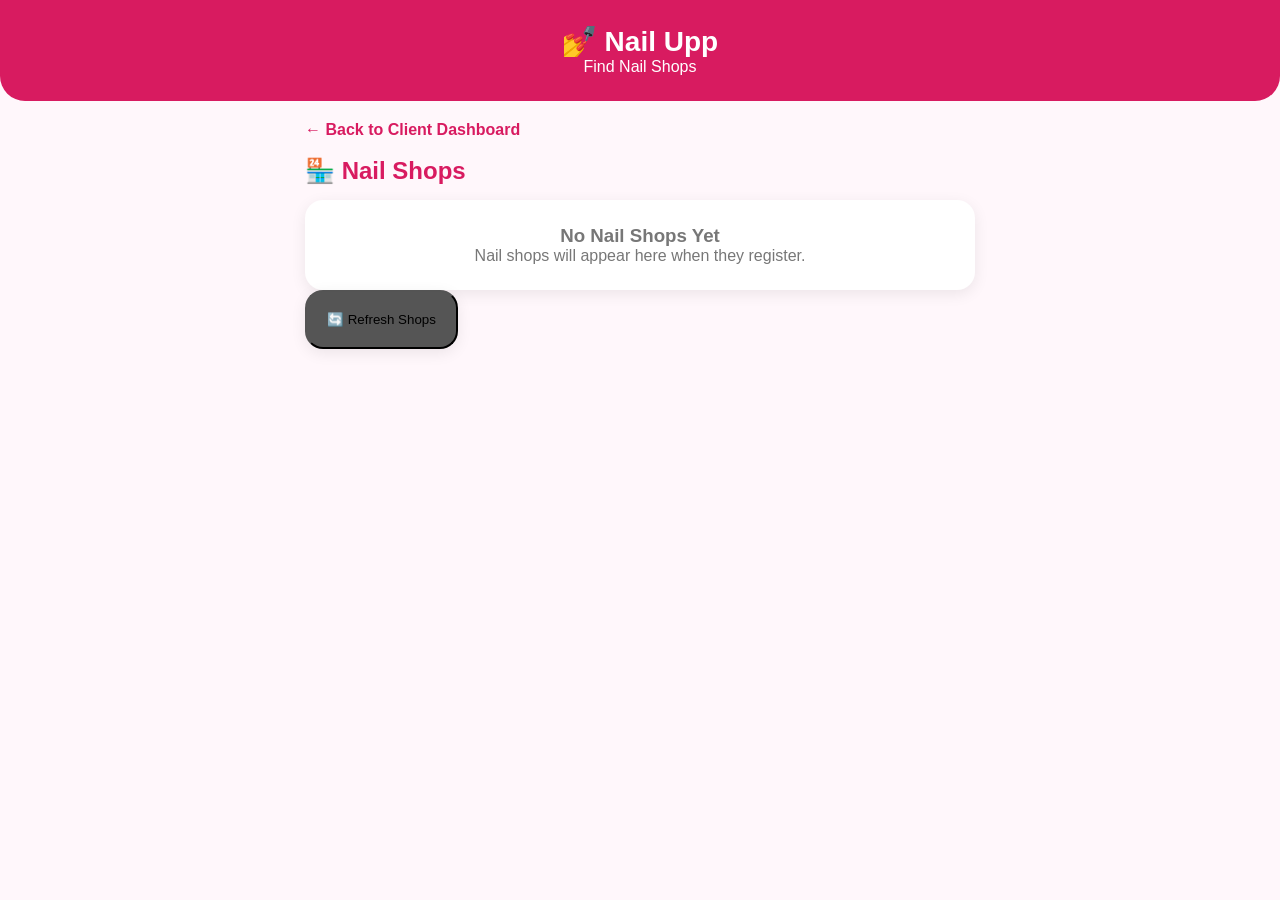
<file: shops.html>
<!DOCTYPE html>
<html lang="en">
<head>
<meta charset="UTF-8">
<meta name="viewport" content="width=device-width, initial-scale=1.0">
<title>Nail Upp - Nail Shops</title>

<style>
* {
  box-sizing: border-box;
  margin: 0;
  padding: 0;
}

body {
  font-family: Arial, sans-serif;
  background: #fff7fb;
  color: #333;
}

header {
  background: #d81b60;
  color: white;
  text-align: center;
  padding: 25px 15px;
  border-radius: 0 0 25px 25px;
}

header h1 {
  font-size: 28px;
}

.container {
  max-width: 700px;
  margin: auto;
  padding: 20px 15px 40px;
}

.back {
  display: inline-block;
  margin-bottom: 18px;
  color: #d81b60;
  font-weight: bold;
  text-decoration: none;
}

h2 {
  color: #d81b60;
  margin-bottom: 15px;
}

.shop {
  background: white;
  padding: 20px;
  border-radius: 18px;
  margin-bottom: 18px;
  box-shadow: 0 4px 15px rgba(0,0,0,0.08);
}

.shop h3 {
  color: #d81b60;
  font-size: 20px;
  margin-bottom: 10px;
}

.shop p {
  margin: 8px 0;
}

.shop button {
  width: 100%;
  border: none;
  border-radius: 25px;
  padding: 13px;
  margin-top: 12px;
  background: #d81b60;
  color: white;
  font-size: 15px;
  font-weight: bold;
}

.empty {
  background: white;
  padding: 25px;
  border-radius: 18px;
  text-align: center;
  color: #777;
  box-shadow: 0 4px 15px rgba(0,0,0,0.08);
}

.refresh {
  background: #555 !important;
}
</style>
</head>

<body>

<header>
  <h1>💅 Nail Upp</h1>
  <p>Find Nail Shops</p>
</header>

<div class="container">

<a href="client.html" class="back">
← Back to Client Dashboard
</a>

<h2>🏪 Nail Shops</h2>

<div id="shops">
  <div class="empty">
    Loading shops...
  </div>
</div>

<button
  class="shop refresh"
  onclick="loadShops()">
  🔄 Refresh Shops
</button>

</div>


<script>

function loadShops() {

  const container =
    document.getElementById("shops");


  const saved =
    localStorage.getItem(
      "nailUppRegisteredShops"
    );


  const shops =
    saved
      ? JSON.parse(saved)
      : [];


  if (shops.length === 0) {

    container.innerHTML =
      '<div class="empty">' +

      '<h3>No Nail Shops Yet</h3>' +

      '<p>' +
      'Nail shops will appear here ' +
      'when they register.' +
      '</p>' +

      '</div>';

    return;
  }


  let html = "";


  shops.forEach(function(shop) {

    html +=

      '<div class="shop">' +

      '<h3>🏪 ' +
      (shop.name ||
      "Nail Shop") +
      '</h3>' +

      '<p>📍 <strong>Location:</strong> ' +
      (shop.location ||
      "Not provided") +
      '</p>' +

      '<p>📞 <strong>Phone:</strong> ' +
      (shop.phone ||
      "Not provided") +
      '</p>' +

      '<p>ℹ️ ' +
      (shop.about ||
      "Nail services and products") +
      '</p>' +

      '<button onclick="viewShop(\'' +
      shop.id +
      '\')">' +

      '🛍️ View Products' +

      '</button>' +

      '</div>';

  });


  container.innerHTML =
    html;

}


/* OPEN SHOP */

function viewShop(shopId) {

  const saved =
    localStorage.getItem(
      "nailUppRegisteredShops"
    );


  const shops =
    saved
      ? JSON.parse(saved)
      : [];


  const shop =
    shops.find(
      function(item) {

        return item.id === shopId;

      }
    );


  if (!shop) {

    alert(
      "Shop could not be found."
    );

    return;
  }


  /*
    Save the selected shop so
    shop-products.html knows
    which shop the client chose.
  */

  localStorage.setItem(
    "selectedNailUppShop",
    JSON.stringify(shop)
  );


  window.location.href =
    "shop-products.html";

}


/* LOAD SHOPS */

loadShops();

</script>

</body>
</html>
</file>
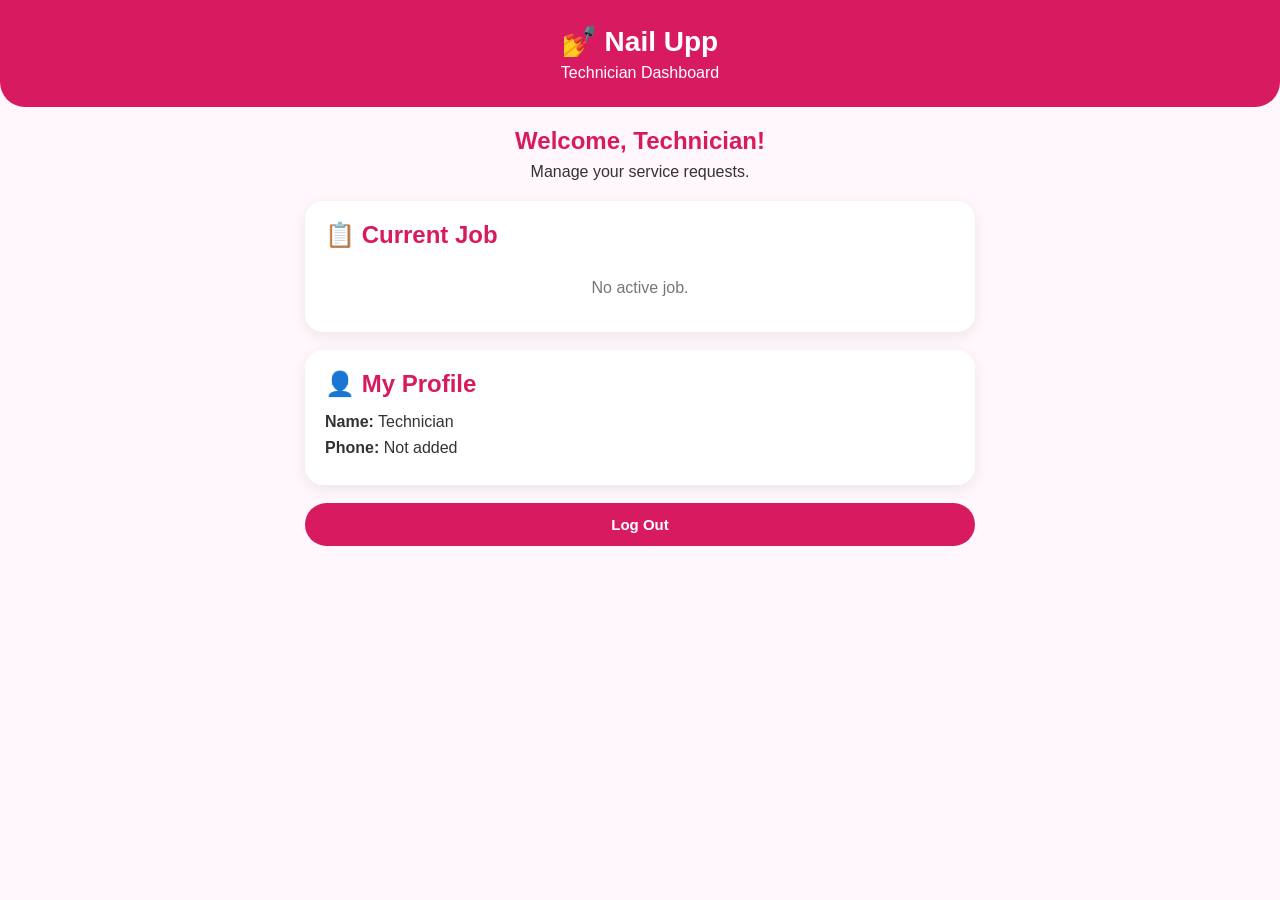
<file: technician.html>
<!DOCTYPE html>
<html lang="en">
<head>
  <meta charset="UTF-8">
  <meta name="viewport" content="width=device-width, initial-scale=1.0">
  <title>Nail Upp - Technician</title>

  <style>
    * {
      box-sizing: border-box;
      margin: 0;
      padding: 0;
    }

    body {
      font-family: Arial, sans-serif;
      background: #fff7fb;
      color: #333;
    }

    header {
      background: #d81b60;
      color: white;
      text-align: center;
      padding: 25px 15px;
      border-radius: 0 0 25px 25px;
    }

    header h1 {
      font-size: 28px;
    }

    header p {
      margin-top: 6px;
    }

    .container {
      max-width: 700px;
      margin: auto;
      padding: 20px 15px 40px;
    }

    .welcome {
      text-align: center;
      margin-bottom: 20px;
    }

    .welcome h2 {
      color: #d81b60;
      margin-bottom: 8px;
    }

    .card {
      background: white;
      padding: 20px;
      margin-bottom: 18px;
      border-radius: 18px;
      box-shadow: 0 4px 15px rgba(0,0,0,0.08);
    }

    .card h2 {
      color: #d81b60;
      margin-bottom: 15px;
    }

    .request {
      border: 1px solid #eee;
      border-radius: 14px;
      padding: 15px;
    }

    .request h3 {
      margin-bottom: 10px;
    }

    .request p {
      margin: 7px 0;
      font-size: 14px;
    }

    .status {
      margin-top: 15px;
      padding: 12px;
      border-radius: 10px;
      text-align: center;
      font-weight: bold;
      background: #fff0f6;
      color: #d81b60;
    }

    .accepted {
      background: #e8f5e9;
      color: #2e7d32;
    }

    .buttons {
      display: flex;
      gap: 10px;
      margin-top: 15px;
    }

    button {
      border: none;
      border-radius: 22px;
      padding: 12px;
      font-size: 14px;
      font-weight: bold;
    }

    .accept {
      flex: 1;
      background: #2e7d32;
      color: white;
    }

    .decline {
      flex: 1;
      background: #c62828;
      color: white;
    }

    .statusButton {
      width: 100%;
      margin-top: 10px;
      background: #d81b60;
      color: white;
    }

    .empty {
      color: #777;
      text-align: center;
      padding: 15px;
    }

    .profile p {
      margin: 8px 0;
    }

    .logout {
      width: 100%;
      padding: 13px;
      border: none;
      border-radius: 25px;
      background: #d81b60;
      color: white;
      font-size: 15px;
    }
  </style>
</head>

<body>

<header>
  <h1>💅 Nail Upp</h1>
  <p>Technician Dashboard</p>
</header>

<div class="container">

  <div class="welcome">
    <h2>Welcome, <span id="technicianName">Technician</span>!</h2>
    <p>Manage your service requests.</p>
  </div>

  <div class="card">

    <h2>📋 Current Job</h2>

    <div id="job">
      <p class="empty">No active job.</p>
    </div>

  </div>

  <div class="card profile">

    <h2>👤 My Profile</h2>

    <p>
      <strong>Name:</strong>
      <span id="profileName">Technician</span>
    </p>

    <p>
      <strong>Phone:</strong>
      <span id="profilePhone">Not added</span>
    </p>

  </div>

  <button class="logout" onclick="logout()">
    Log Out
  </button>

</div>

<script>

document.getElementById("technicianName").textContent =
  localStorage.getItem("nailUppName") || "Technician";

document.getElementById("profileName").textContent =
  localStorage.getItem("nailUppName") || "Technician";

document.getElementById("profilePhone").textContent =
  localStorage.getItem("nailUppPhone") || "Not added";


function loadJob() {

  const saved =
    localStorage.getItem("nailUppServiceRequest");

  const job =
    document.getElementById("job");

  if (!saved) {
    job.innerHTML =
      '<p class="empty">No active job.</p>';
    return;
  }

  const request = JSON.parse(saved);

  if (
    request.status === "Declined" ||
    request.status === "Completed"
  ) {
    job.innerHTML =
      '<p class="empty">No active job.</p>';
    return;
  }

  let statusClass = "status";

  if (request.status === "Accepted by technician") {
    statusClass = "status accepted";
  }

  let buttons = "";

  if (request.status === "Waiting for technician") {

    buttons =
      '<div class="buttons">' +
      '<button class="accept" onclick="acceptJob()">Accept</button>' +
      '<button class="decline" onclick="declineJob()">Decline</button>' +
      '</div>';

  } else if (request.status === "Accepted by technician") {

    buttons =
      '<button class="statusButton" onclick="updateStatus(\'On the Way\')">' +
      '🚗 I\'m On the Way' +
      '</button>';

  } else if (request.status === "On the Way") {

    buttons =
      '<button class="statusButton" onclick="updateStatus(\'Arrived\')">' +
      '📍 I Have Arrived' +
      '</button>';

  } else if (request.status === "Arrived") {

    buttons =
      '<button class="statusButton" onclick="updateStatus(\'Service Started\')">' +
      '💅 Start Service' +
      '</button>';

  } else if (request.status === "Service Started") {

    buttons =
      '<button class="statusButton" onclick="updateStatus(\'Completed\')">' +
      '✅ Complete Service' +
      '</button>';
  }

  job.innerHTML =

    '<div class="request">' +

    '<h3>💅 ' + request.service + '</h3>' +

    '<p><strong>Client:</strong> ' +
    request.clientName + '</p>' +

    '<p><strong>Phone:</strong> ' +
    request.phone + '</p>' +

    '<p><strong>Date:</strong> ' +
    request.date + '</p>' +

    '<p><strong>Time:</strong> ' +
    request.time + '</p>' +

    '<p><strong>Location:</strong> ' +
    request.location + '</p>' +

    '<p><strong>Instructions:</strong> ' +
    (request.instructions || "None") + '</p>' +

    '<div class="' + statusClass + '">' +
    'STATUS: ' + request.status +
    '</div>' +

    buttons +

    '</div>';
}


function acceptJob() {

  const saved =
    localStorage.getItem("nailUppServiceRequest");

  if (!saved) return;

  const request = JSON.parse(saved);

  request.status = "Accepted by technician";

  localStorage.setItem(
    "nailUppServiceRequest",
    JSON.stringify(request)
  );

  loadJob();
}


function declineJob() {

  const saved =
    localStorage.getItem("nailUppServiceRequest");

  if (!saved) return;

  const request = JSON.parse(saved);

  request.status = "Declined";

  localStorage.setItem(
    "nailUppServiceRequest",
    JSON.stringify(request)
  );

  loadJob();
}


function updateStatus(newStatus) {

  const saved =
    localStorage.getItem("nailUppServiceRequest");

  if (!saved) return;

  const request = JSON.parse(saved);

  request.status = newStatus;

  localStorage.setItem(
    "nailUppServiceRequest",
    JSON.stringify(request)
  );

  loadJob();
}


function logout() {

  localStorage.clear();

  window.location.href = "index.html";
}


loadJob();

</script>

</body>
</html>
</file>
